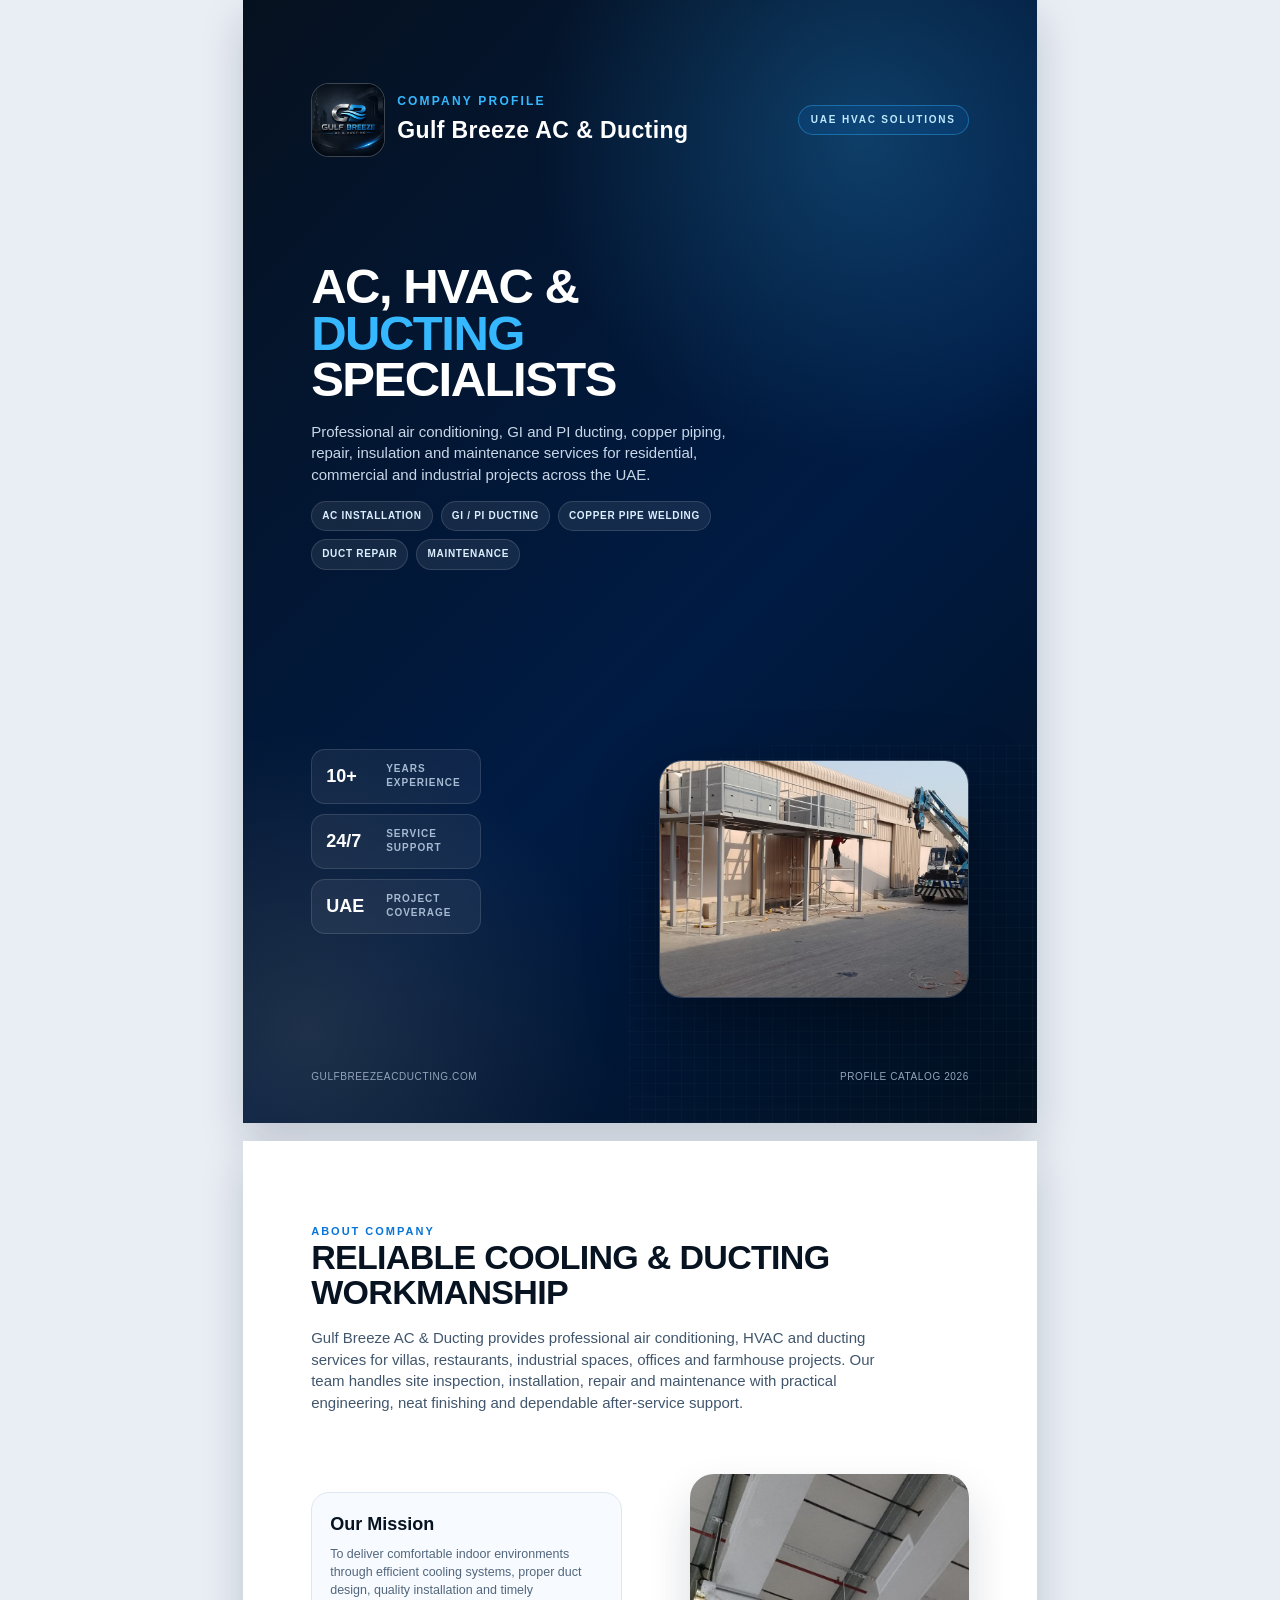
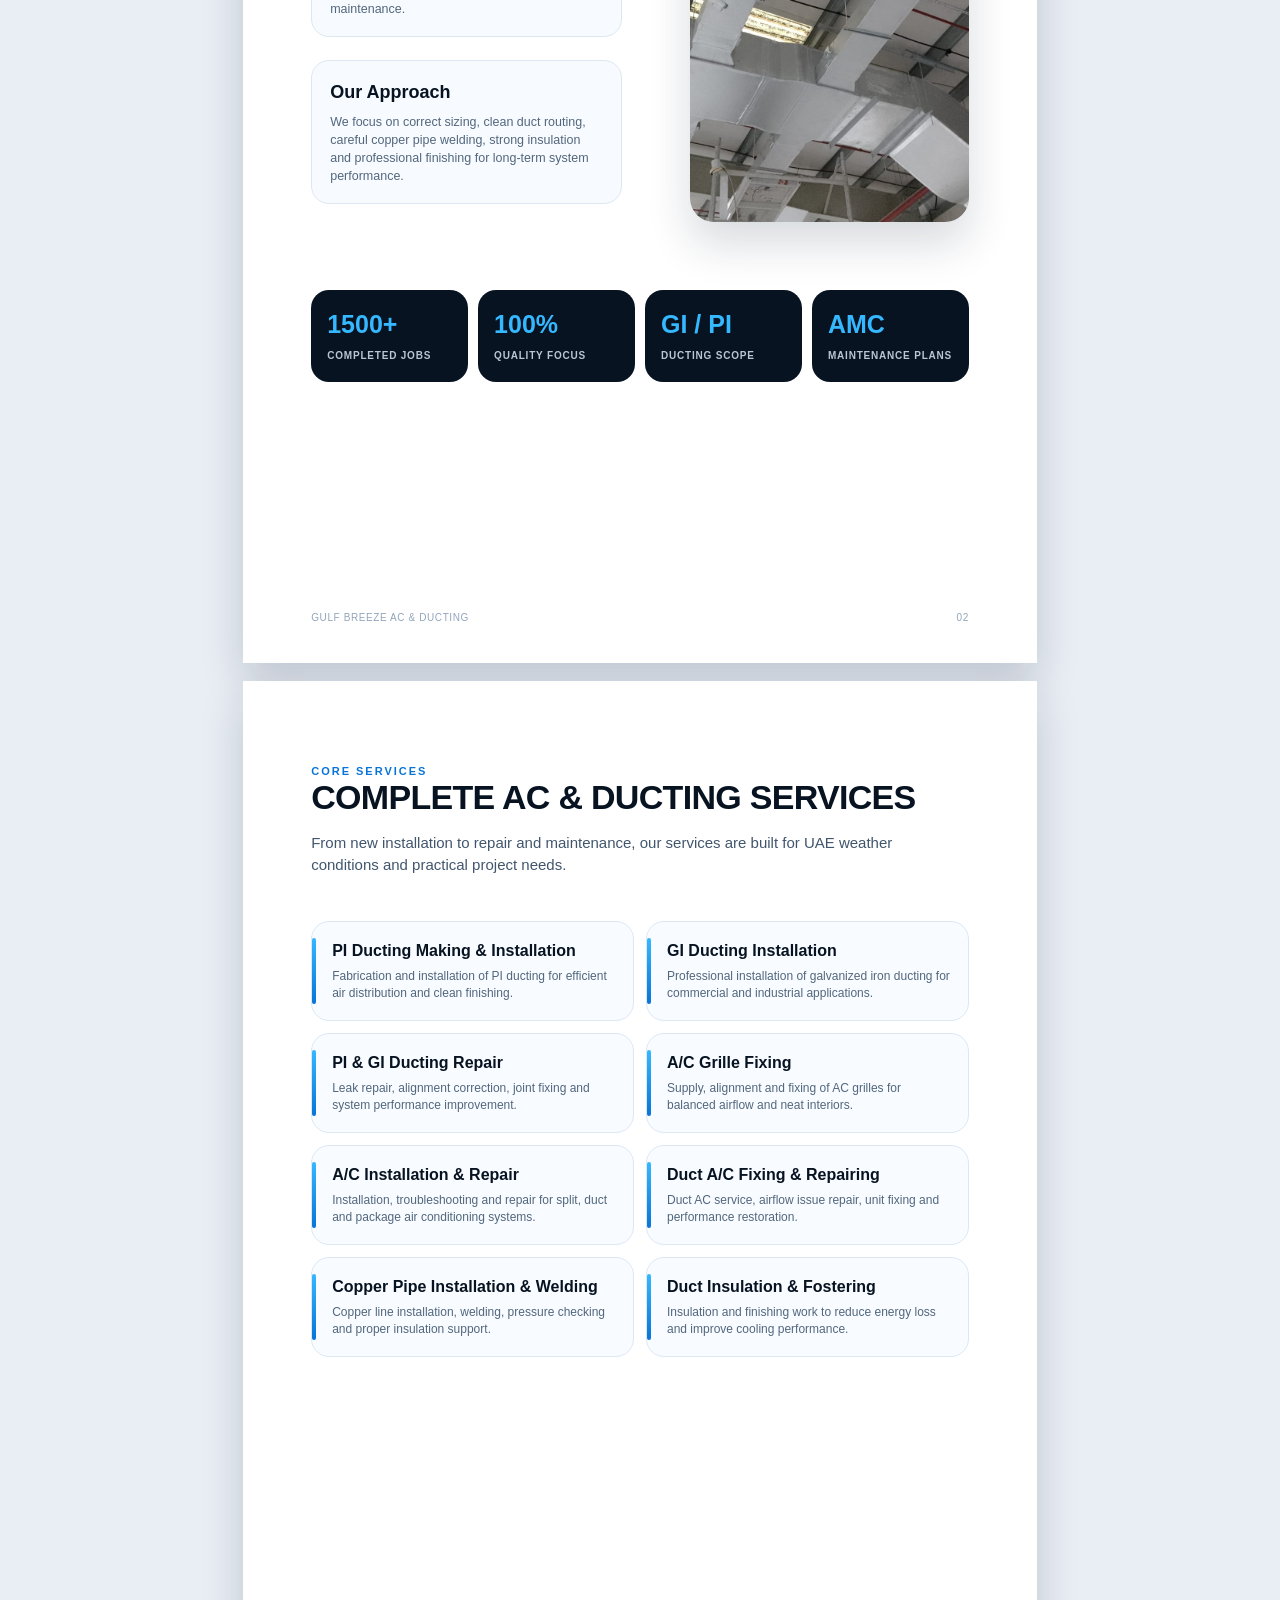
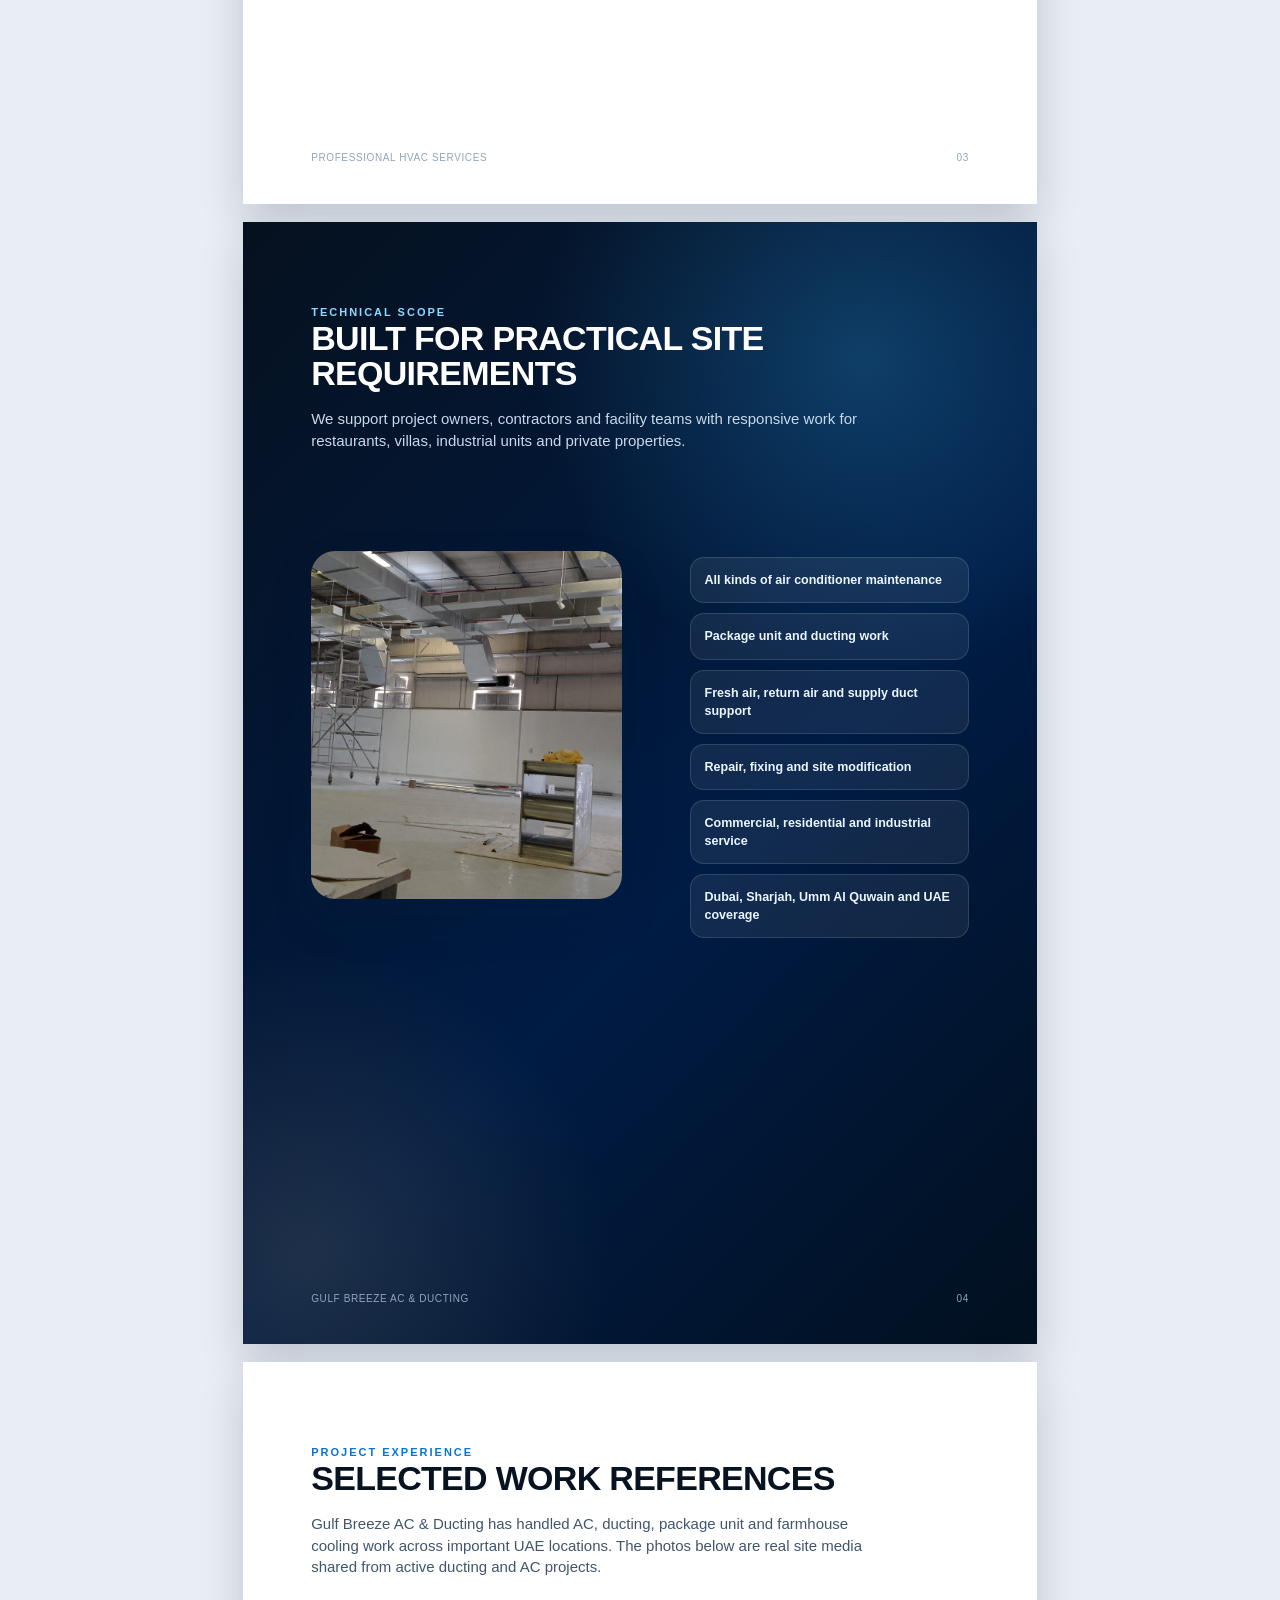
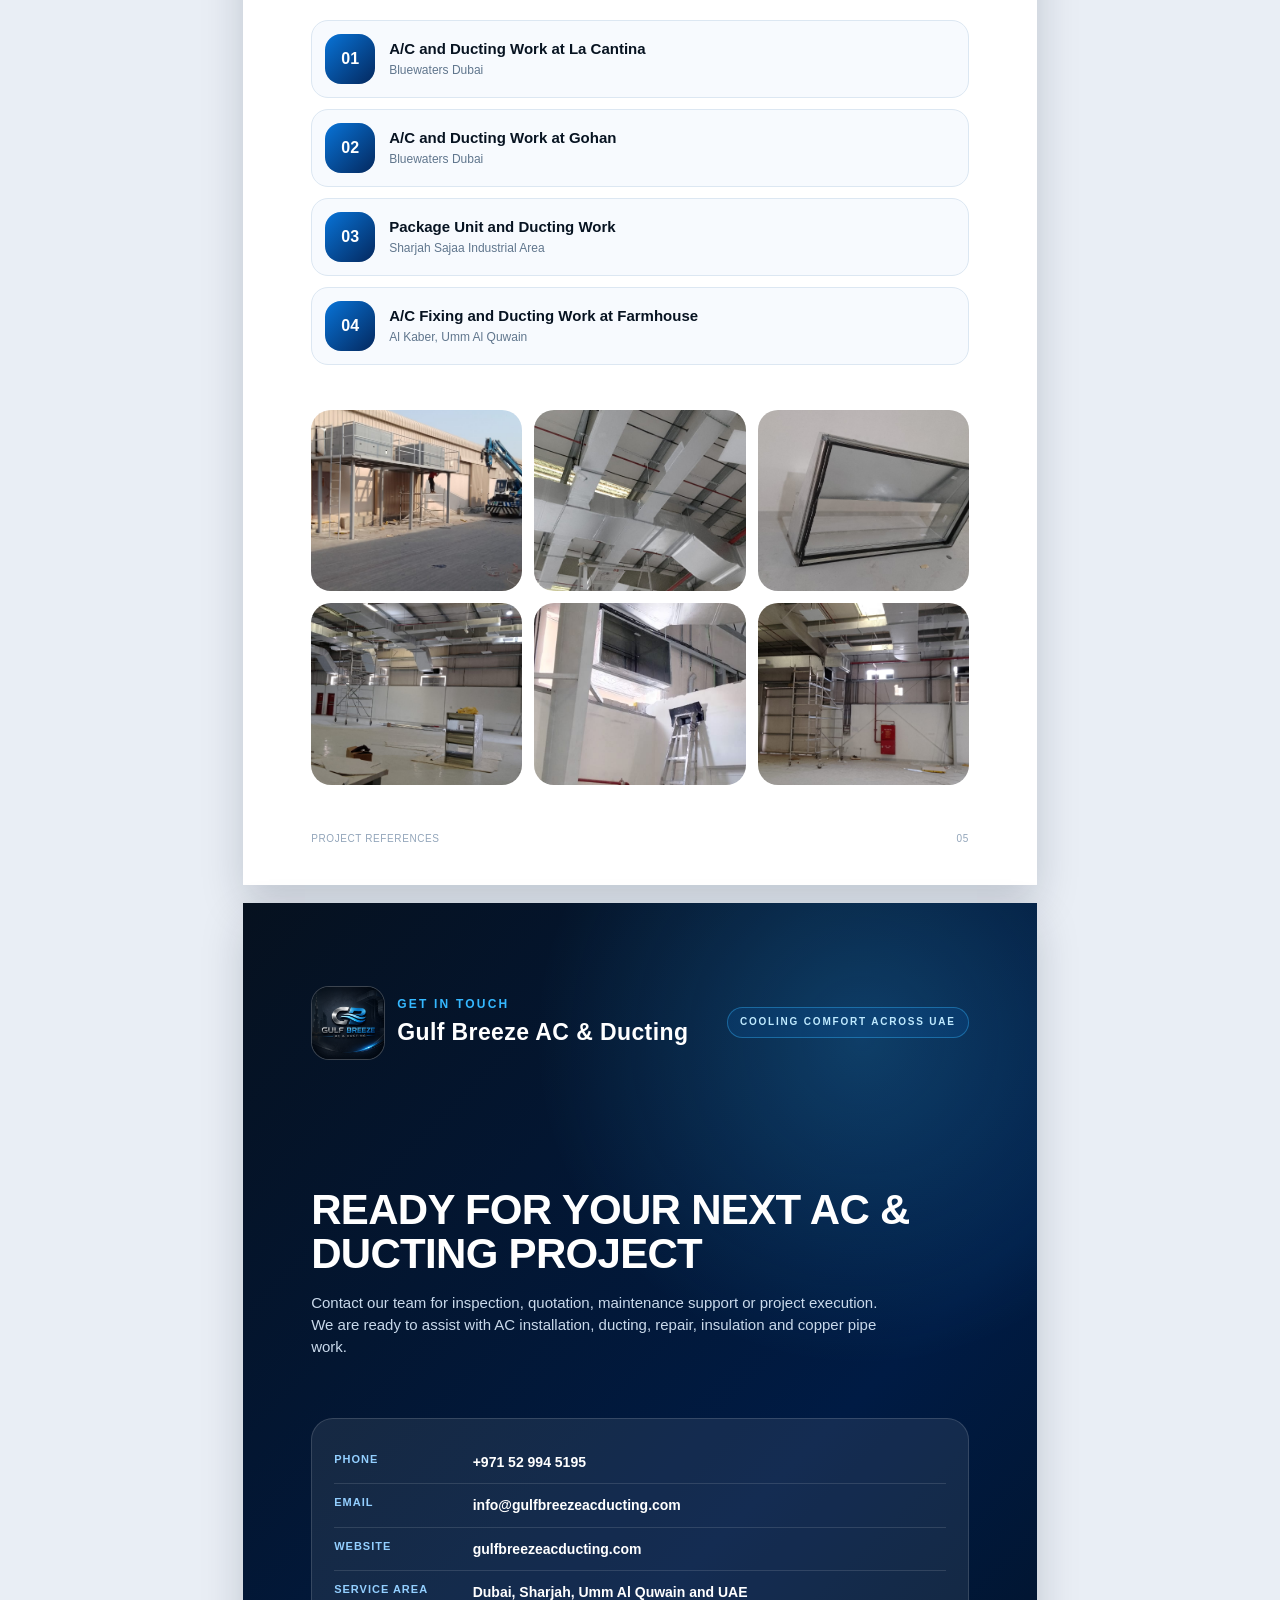
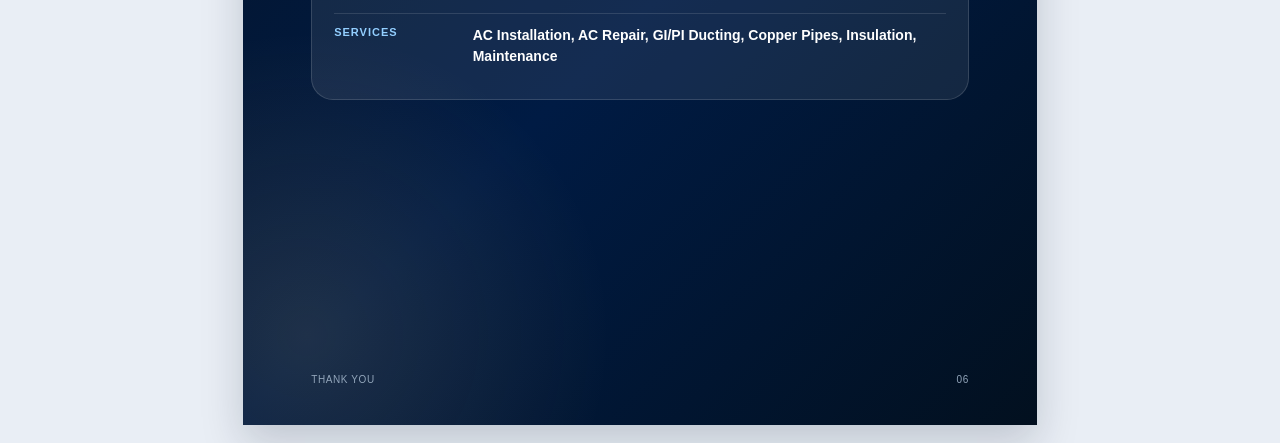
<file: public/catalog/company-profile.html>
<!doctype html>
<html lang="en">
  <head>
    <meta charset="UTF-8" />
    <meta name="viewport" content="width=device-width, initial-scale=1.0" />
    <title>Gulf Breeze AC & Ducting - Company Profile</title>
    <style>
      :root {
        --navy: #071321;
        --deep: #001b44;
        --blue: #0874d8;
        --cyan: #35b8ff;
        --silver: #d7e2ee;
        --muted: #77879a;
        --gold: #d7b56d;
      }

      * {
        box-sizing: border-box;
      }

      body {
        margin: 0;
        background: #e9eef5;
        color: #102033;
        font-family: Arial, Helvetica, sans-serif;
        line-height: 1.45;
      }

      .page {
        position: relative;
        width: 210mm;
        height: 297mm;
        margin: 0 auto 18px;
        overflow: hidden;
        background: #fff;
        box-shadow: 0 18px 40px rgba(10, 24, 45, 0.18);
        page-break-after: always;
      }

      .dark {
        background:
          radial-gradient(circle at 78% 12%, rgba(53, 184, 255, 0.24), transparent 28%),
          radial-gradient(circle at 8% 92%, rgba(215, 181, 109, 0.14), transparent 24%),
          linear-gradient(135deg, #06111f 0%, #001b44 58%, #02101f 100%);
        color: #fff;
      }

      .inner {
        position: relative;
        z-index: 2;
        padding: 22mm 18mm;
        height: 100%;
      }

      .topline {
        display: flex;
        align-items: center;
        justify-content: space-between;
        gap: 20px;
      }

      .logo-wrap {
        display: flex;
        align-items: center;
        gap: 12px;
      }

      .logo {
        width: 74px;
        height: 74px;
        object-fit: cover;
        border-radius: 18px;
        border: 1px solid rgba(255, 255, 255, 0.22);
        background: #06111f;
      }

      .brand-small {
        font-size: 12px;
        letter-spacing: 2.2px;
        text-transform: uppercase;
        color: var(--cyan);
        font-weight: 700;
      }

      .brand-title {
        margin-top: 3px;
        font-size: 23px;
        font-weight: 900;
        letter-spacing: 0.4px;
        color: #fff;
      }

      .badge {
        display: inline-block;
        padding: 7px 12px;
        border-radius: 999px;
        border: 1px solid rgba(53, 184, 255, 0.38);
        color: #bfeaff;
        background: rgba(8, 116, 216, 0.14);
        font-size: 10px;
        font-weight: 800;
        letter-spacing: 1.8px;
        text-transform: uppercase;
      }

      .cover-title {
        margin: 28mm 0 0;
        max-width: 128mm;
        font-size: 49px;
        line-height: 0.95;
        letter-spacing: -1.5px;
        font-weight: 900;
        text-transform: uppercase;
      }

      .cover-title span {
        color: var(--cyan);
      }

      .cover-copy {
        width: 112mm;
        margin-top: 18px;
        color: #c8d7e8;
        font-size: 15px;
      }

      .cover-services {
        display: flex;
        flex-wrap: wrap;
        gap: 8px;
        width: 112mm;
        margin-top: 14px;
      }

      .cover-services span {
        padding: 7px 10px;
        border-radius: 999px;
        color: #dcefff;
        background: rgba(255, 255, 255, 0.08);
        border: 1px solid rgba(255, 255, 255, 0.13);
        font-size: 10px;
        font-weight: 800;
        letter-spacing: 0.7px;
        text-transform: uppercase;
      }

      .cover-grid {
        position: absolute;
        right: -22mm;
        bottom: -20mm;
        width: 130mm;
        height: 120mm;
        border-radius: 40mm 0 0 0;
        opacity: 0.42;
        background-image:
          linear-gradient(rgba(255,255,255,0.05) 1px, transparent 1px),
          linear-gradient(90deg, rgba(255,255,255,0.05) 1px, transparent 1px);
        background-size: 13px 13px;
      }

      .cover-photo {
        position: absolute;
        right: 18mm;
        bottom: 33mm;
        width: 82mm;
        height: 63mm;
        border-radius: 24px;
        object-fit: cover;
        border: 1px solid rgba(255,255,255,0.2);
        box-shadow: 0 28px 70px rgba(0,0,0,0.38);
      }

      .meta-strip {
        position: absolute;
        left: 18mm;
        bottom: 50mm;
        display: grid;
        grid-template-columns: 1fr;
        gap: 10px;
        width: 45mm;
      }

      .meta-card {
        display: grid;
        grid-template-columns: 48px 1fr;
        align-items: center;
        gap: 12px;
        padding: 12px 14px;
        border: 1px solid rgba(255,255,255,0.12);
        border-radius: 14px;
        background: rgba(255,255,255,0.06);
      }

      .meta-card strong {
        display: block;
        color: #fff;
        font-size: 18px;
      }

      .meta-card span {
        color: #a6bad1;
        font-size: 10px;
        text-transform: uppercase;
        letter-spacing: 1px;
        font-weight: 700;
      }

      .page-label {
        color: var(--blue);
        font-size: 11px;
        font-weight: 900;
        letter-spacing: 2px;
        text-transform: uppercase;
      }

      h1, h2, h3, p {
        margin-top: 0;
      }

      h2 {
        margin-bottom: 16px;
        color: #071321;
        font-size: 34px;
        line-height: 1.05;
        letter-spacing: -0.7px;
        text-transform: uppercase;
      }

      .dark h2 {
        color: #fff;
      }

      .lead {
        max-width: 155mm;
        color: #41566d;
        font-size: 15px;
      }

      .dark .lead {
        color: #c9d9eb;
      }

      .split {
        display: grid;
        grid-template-columns: 1fr 0.9fr;
        gap: 18mm;
        align-items: center;
        margin-top: 16mm;
      }

      .photo {
        width: 100%;
        height: 92mm;
        object-fit: cover;
        border-radius: 24px;
        box-shadow: 0 22px 44px rgba(15, 30, 55, 0.16);
      }

      .panel {
        padding: 18px;
        border: 1px solid #dde7f1;
        border-radius: 18px;
        background: #f7fafe;
      }

      .panel h3 {
        margin-bottom: 8px;
        color: #071321;
        font-size: 18px;
      }

      .panel p {
        margin-bottom: 0;
        color: #52677d;
        font-size: 12.5px;
      }

      .stats {
        display: grid;
        grid-template-columns: repeat(4, 1fr);
        gap: 10px;
        margin-top: 18mm;
      }

      .stat {
        padding: 16px;
        border-radius: 18px;
        background: #071321;
        color: #fff;
      }

      .stat strong {
        display: block;
        color: var(--cyan);
        font-size: 25px;
      }

      .stat span {
        color: #b8c6d5;
        font-size: 10px;
        font-weight: 800;
        text-transform: uppercase;
        letter-spacing: 0.8px;
      }

      .grid-2 {
        display: grid;
        grid-template-columns: repeat(2, 1fr);
        gap: 12px;
        margin-top: 12mm;
      }

      .service {
        position: relative;
        padding: 17px 17px 17px 20px;
        border-radius: 18px;
        background: #f8fbff;
        border: 1px solid #dde8f3;
      }

      .service:before {
        content: "";
        position: absolute;
        left: 0;
        top: 16px;
        bottom: 16px;
        width: 4px;
        border-radius: 4px;
        background: linear-gradient(var(--cyan), var(--blue));
      }

      .service h3 {
        margin-bottom: 6px;
        color: #071321;
        font-size: 16px;
      }

      .service p {
        margin-bottom: 0;
        color: #52677d;
        font-size: 12px;
      }

      .check-list {
        display: grid;
        grid-template-columns: repeat(2, 1fr);
        gap: 10px;
        margin-top: 12mm;
      }

      .check {
        padding: 13px 14px;
        border-radius: 14px;
        color: #eaf6ff;
        background: rgba(255,255,255,0.07);
        border: 1px solid rgba(255,255,255,0.13);
        font-size: 12.5px;
        font-weight: 700;
      }

      .project-list {
        display: grid;
        gap: 11px;
        margin-top: 11mm;
      }

      .project {
        display: grid;
        grid-template-columns: 50px 1fr;
        gap: 14px;
        align-items: center;
        padding: 13px;
        border-radius: 17px;
        background: #f7fafe;
        border: 1px solid #dce7f2;
      }

      .project-num {
        display: grid;
        place-items: center;
        width: 50px;
        height: 50px;
        border-radius: 16px;
        color: #fff;
        background: linear-gradient(135deg, var(--blue), #04285e);
        font-weight: 900;
      }

      .project h3 {
        margin-bottom: 3px;
        font-size: 15px;
        color: #071321;
      }

      .project p {
        margin-bottom: 0;
        color: #60768d;
        font-size: 12px;
      }

      .gallery {
        display: grid;
        grid-template-columns: repeat(3, 1fr);
        gap: 12px;
        margin-top: 12mm;
      }

      .gallery img {
        width: 100%;
        height: 48mm;
        object-fit: cover;
        border-radius: 20px;
      }

      .contact-card {
        margin-top: 16mm;
        padding: 22px;
        border-radius: 22px;
        background: rgba(255,255,255,0.08);
        border: 1px solid rgba(255,255,255,0.14);
      }

      .contact-row {
        display: grid;
        grid-template-columns: 34mm 1fr;
        gap: 10px;
        padding: 11px 0;
        border-bottom: 1px solid rgba(255,255,255,0.12);
      }

      .contact-row:last-child {
        border-bottom: 0;
      }

      .contact-row span {
        color: #93cfff;
        font-size: 11px;
        font-weight: 900;
        text-transform: uppercase;
        letter-spacing: 1px;
      }

      .contact-row strong {
        color: #fff;
        font-size: 14px;
      }

      .footer-note {
        position: absolute;
        left: 18mm;
        right: 18mm;
        bottom: 10mm;
        display: flex;
        justify-content: space-between;
        color: #92a5ba;
        font-size: 10px;
        letter-spacing: 0.6px;
        text-transform: uppercase;
      }

      @page {
        size: A4;
        margin: 0;
      }

      @media print {
        body {
          background: #fff;
        }

        .page {
          margin: 0;
          box-shadow: none;
        }
      }
    </style>
  </head>
  <body>
    <section class="page dark">
      <div class="cover-grid"></div>
      <img class="cover-photo" src="../assets/client-work/industrial-package-unit-platform.jpeg" alt="Package unit platform project" />
      <div class="inner">
        <div class="topline">
          <div class="logo-wrap">
            <img class="logo" src="../gulf-breeze-logo-512.png" alt="Gulf Breeze logo" />
            <div>
              <div class="brand-small">Company Profile</div>
              <div class="brand-title">Gulf Breeze AC & Ducting</div>
            </div>
          </div>
          <div class="badge">UAE HVAC Solutions</div>
        </div>

        <h1 class="cover-title">AC, HVAC & <span>Ducting</span> Specialists</h1>
        <p class="cover-copy">
          Professional air conditioning, GI and PI ducting, copper piping, repair, insulation and maintenance services for residential, commercial and industrial projects across the UAE.
        </p>
        <div class="cover-services">
          <span>AC Installation</span>
          <span>GI / PI Ducting</span>
          <span>Copper Pipe Welding</span>
          <span>Duct Repair</span>
          <span>Maintenance</span>
        </div>

        <div class="meta-strip">
          <div class="meta-card"><strong>10+</strong><span>Years Experience</span></div>
          <div class="meta-card"><strong>24/7</strong><span>Service Support</span></div>
          <div class="meta-card"><strong>UAE</strong><span>Project Coverage</span></div>
        </div>
      </div>
      <div class="footer-note"><span>gulfbreezeacducting.com</span><span>Profile Catalog 2026</span></div>
    </section>

    <section class="page">
      <div class="inner">
        <div class="page-label">About Company</div>
        <h2>Reliable Cooling & Ducting Workmanship</h2>
        <p class="lead">
          Gulf Breeze AC & Ducting provides professional air conditioning, HVAC and ducting services for villas, restaurants, industrial spaces, offices and farmhouse projects. Our team handles site inspection, installation, repair and maintenance with practical engineering, neat finishing and dependable after-service support.
        </p>

        <div class="split">
          <div>
            <div class="panel">
              <h3>Our Mission</h3>
              <p>To deliver comfortable indoor environments through efficient cooling systems, proper duct design, quality installation and timely maintenance.</p>
            </div>
            <br />
            <div class="panel">
              <h3>Our Approach</h3>
              <p>We focus on correct sizing, clean duct routing, careful copper pipe welding, strong insulation and professional finishing for long-term system performance.</p>
            </div>
          </div>
          <img class="photo" src="../assets/client-work/warehouse-ducting-ceiling.jpeg" alt="Warehouse ducting installation" />
        </div>

        <div class="stats">
          <div class="stat"><strong>1500+</strong><span>Completed Jobs</span></div>
          <div class="stat"><strong>100%</strong><span>Quality Focus</span></div>
          <div class="stat"><strong>GI / PI</strong><span>Ducting Scope</span></div>
          <div class="stat"><strong>AMC</strong><span>Maintenance Plans</span></div>
        </div>
      </div>
      <div class="footer-note"><span>Gulf Breeze AC & Ducting</span><span>02</span></div>
    </section>

    <section class="page">
      <div class="inner">
        <div class="page-label">Core Services</div>
        <h2>Complete AC & Ducting Services</h2>
        <p class="lead">
          From new installation to repair and maintenance, our services are built for UAE weather conditions and practical project needs.
        </p>

        <div class="grid-2">
          <div class="service"><h3>PI Ducting Making & Installation</h3><p>Fabrication and installation of PI ducting for efficient air distribution and clean finishing.</p></div>
          <div class="service"><h3>GI Ducting Installation</h3><p>Professional installation of galvanized iron ducting for commercial and industrial applications.</p></div>
          <div class="service"><h3>PI & GI Ducting Repair</h3><p>Leak repair, alignment correction, joint fixing and system performance improvement.</p></div>
          <div class="service"><h3>A/C Grille Fixing</h3><p>Supply, alignment and fixing of AC grilles for balanced airflow and neat interiors.</p></div>
          <div class="service"><h3>A/C Installation & Repair</h3><p>Installation, troubleshooting and repair for split, duct and package air conditioning systems.</p></div>
          <div class="service"><h3>Duct A/C Fixing & Repairing</h3><p>Duct AC service, airflow issue repair, unit fixing and performance restoration.</p></div>
          <div class="service"><h3>Copper Pipe Installation & Welding</h3><p>Copper line installation, welding, pressure checking and proper insulation support.</p></div>
          <div class="service"><h3>Duct Insulation & Fostering</h3><p>Insulation and finishing work to reduce energy loss and improve cooling performance.</p></div>
        </div>
      </div>
      <div class="footer-note"><span>Professional HVAC Services</span><span>03</span></div>
    </section>

    <section class="page dark">
      <div class="inner">
        <div class="page-label" style="color:#8ed9ff">Technical Scope</div>
        <h2>Built For Practical Site Requirements</h2>
        <p class="lead">
          We support project owners, contractors and facility teams with responsive work for restaurants, villas, industrial units and private properties.
        </p>

        <div class="split">
          <img class="photo" src="../assets/client-work/ducting-installation-hall.jpeg" alt="Industrial hall ducting" />
          <div>
            <div class="check-list" style="grid-template-columns:1fr">
              <div class="check">All kinds of air conditioner maintenance</div>
              <div class="check">Package unit and ducting work</div>
              <div class="check">Fresh air, return air and supply duct support</div>
              <div class="check">Repair, fixing and site modification</div>
              <div class="check">Commercial, residential and industrial service</div>
              <div class="check">Dubai, Sharjah, Umm Al Quwain and UAE coverage</div>
            </div>
          </div>
        </div>
      </div>
      <div class="footer-note"><span>Gulf Breeze AC & Ducting</span><span>04</span></div>
    </section>

    <section class="page">
      <div class="inner">
        <div class="page-label">Project Experience</div>
        <h2>Selected Work References</h2>
        <p class="lead">
          Gulf Breeze AC & Ducting has handled AC, ducting, package unit and farmhouse cooling work across important UAE locations. The photos below are real site media shared from active ducting and AC projects.
        </p>

        <div class="project-list">
          <div class="project"><div class="project-num">01</div><div><h3>A/C and Ducting Work at La Cantina</h3><p>Bluewaters Dubai</p></div></div>
          <div class="project"><div class="project-num">02</div><div><h3>A/C and Ducting Work at Gohan</h3><p>Bluewaters Dubai</p></div></div>
          <div class="project"><div class="project-num">03</div><div><h3>Package Unit and Ducting Work</h3><p>Sharjah Sajaa Industrial Area</p></div></div>
          <div class="project"><div class="project-num">04</div><div><h3>A/C Fixing and Ducting Work at Farmhouse</h3><p>Al Kaber, Umm Al Quwain</p></div></div>
        </div>

        <div class="gallery">
          <img src="../assets/client-work/industrial-package-unit-platform.jpeg" alt="Package unit platform" />
          <img src="../assets/client-work/warehouse-ducting-ceiling.jpeg" alt="Warehouse ducting ceiling" />
          <img src="../assets/client-work/gi-duct-box-fabrication.jpeg" alt="GI duct fabrication" />
          <img src="../assets/client-work/ducting-installation-hall.jpeg" alt="Ducting installation hall" />
          <img src="../assets/client-work/duct-repair-access.jpeg" alt="Duct repair access" />
          <img src="../assets/client-work/industrial-duct-network.jpeg" alt="Industrial duct network" />
        </div>
      </div>
      <div class="footer-note"><span>Project References</span><span>05</span></div>
    </section>

    <section class="page dark">
      <div class="inner">
        <div class="topline">
          <div class="logo-wrap">
            <img class="logo" src="../gulf-breeze-logo-512.png" alt="Gulf Breeze logo" />
            <div>
              <div class="brand-small">Get In Touch</div>
              <div class="brand-title">Gulf Breeze AC & Ducting</div>
            </div>
          </div>
          <div class="badge">Cooling Comfort Across UAE</div>
        </div>

        <h2 style="margin-top:34mm; font-size:42px;">Ready For Your Next AC & Ducting Project</h2>
        <p class="lead">
          Contact our team for inspection, quotation, maintenance support or project execution. We are ready to assist with AC installation, ducting, repair, insulation and copper pipe work.
        </p>

        <div class="contact-card">
          <div class="contact-row"><span>Phone</span><strong>+971 52 994 5195</strong></div>
          <div class="contact-row"><span>Email</span><strong>info@gulfbreezeacducting.com</strong></div>
          <div class="contact-row"><span>Website</span><strong>gulfbreezeacducting.com</strong></div>
          <div class="contact-row"><span>Service Area</span><strong>Dubai, Sharjah, Umm Al Quwain and UAE</strong></div>
          <div class="contact-row"><span>Services</span><strong>AC Installation, AC Repair, GI/PI Ducting, Copper Pipes, Insulation, Maintenance</strong></div>
        </div>
      </div>
      <div class="footer-note"><span>Thank You</span><span>06</span></div>
    </section>
  </body>
</html>
</file>
